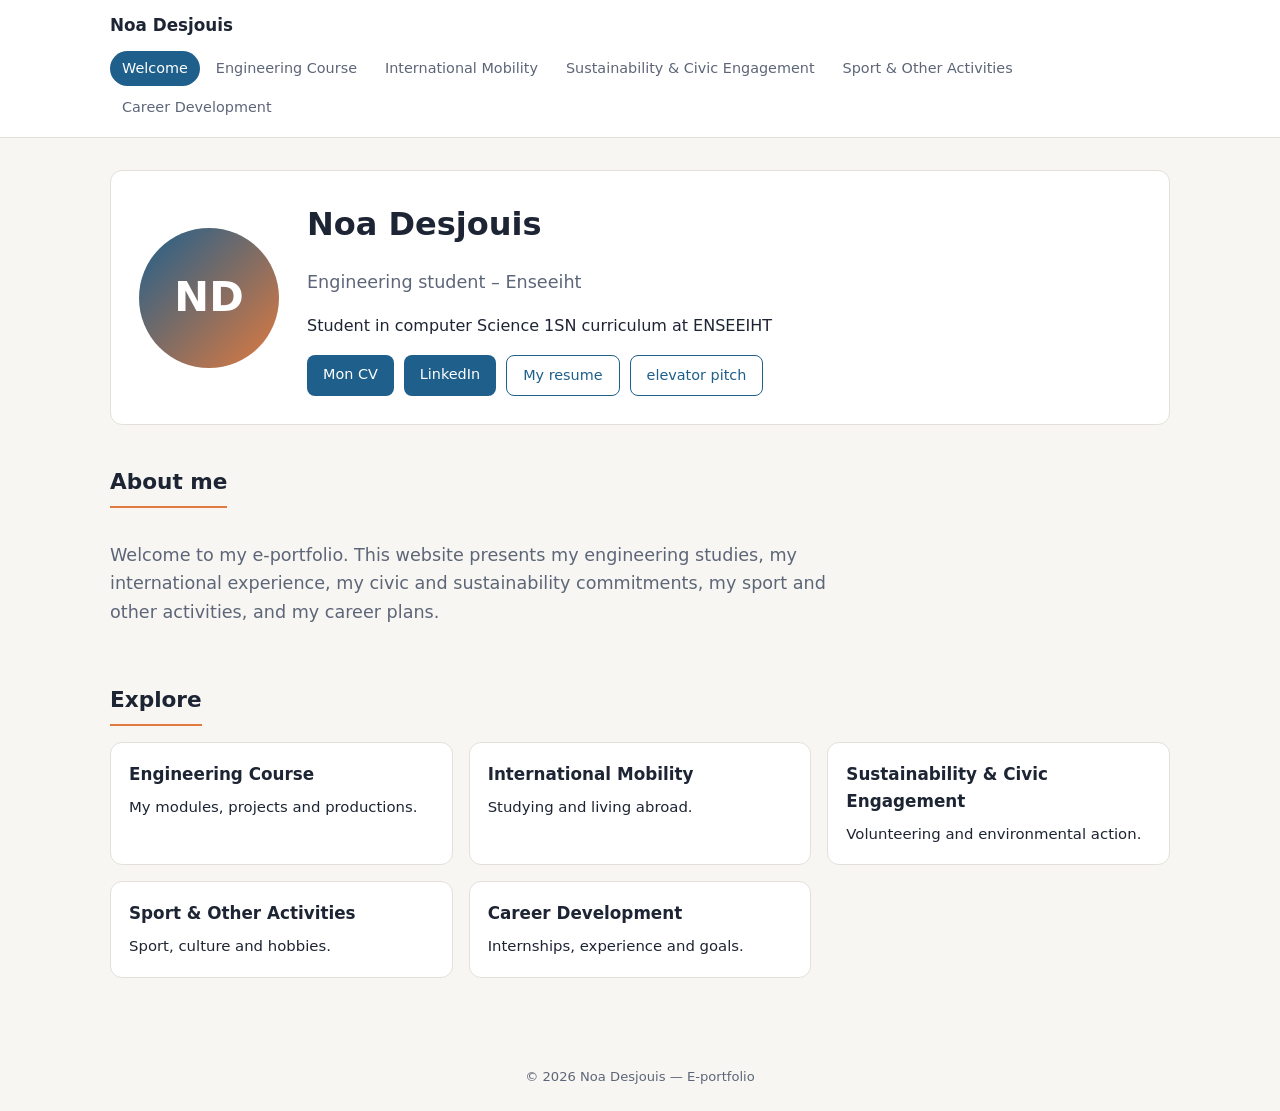
<file: index.html>
<!DOCTYPE html>
<html lang="en">
<head>
<meta charset="utf-8">
<meta name="viewport" content="width=device-width, initial-scale=1">
<title>Welcome – {name} E-portfolio</title>
<link rel="stylesheet" href="style.css">
<script src="data.js"></script>
<script src="app.js" defer></script>
</head>
<body>
<main>
  <section class="hero">
    <div class="avatar" id="avatar">?</div>
    <div>
      <h1 data-profile="name">Noa Desjouis</h1>
      <p class="lead"><span data-profile="title"></span> – <span data-profile="school"></span></p>
      <p data-profile="tagline"></p>
      <div class="links">
        <a class="btn" data-profile="cvb" href="cv.pdf" target="_blank" rel="noopener">Mon CV</a>
        <a class="btn" data-profile="linkedin" href="https://www.linkedin.com/in/noa-desjouis-a8b583427" target="_blank" rel="noopener">LinkedIn</a>
        <a class="btn alt" data-profile="cva" href="resume.pdf" target="_blank" rel="noopener">My resume</a>
        <a class="btn alt" href="elevator_pitch.mp4" target="_blank" rel="noopener">elevator pitch</a>
      </div>
    </div>
  </section>

  <h2>About me</h2>
  <p class="lead" data-profile="intro"></p>

  <h2>Explore</h2>
  <div class="grid">
    <a class="card" href="engineering-course.html" style="text-decoration:none;color:inherit"><h3>Engineering Course</h3><p>My modules, projects and productions.</p></a>
    <a class="card" href="international-mobility.html" style="text-decoration:none;color:inherit"><h3>International Mobility</h3><p>Studying and living abroad.</p></a>
    <a class="card" href="sustainability-civic.html" style="text-decoration:none;color:inherit"><h3>Sustainability &amp; Civic Engagement</h3><p>Volunteering and environmental action.</p></a>
    <a class="card" href="sport-activities.html" style="text-decoration:none;color:inherit"><h3>Sport &amp; Other Activities</h3><p>Sport, culture and hobbies.</p></a>
    <a class="card" href="career-development.html" style="text-decoration:none;color:inherit"><h3>Career Development</h3><p>Internships, experience and goals.</p></a>
  </div>
</main>
</body>
</html>
</file>
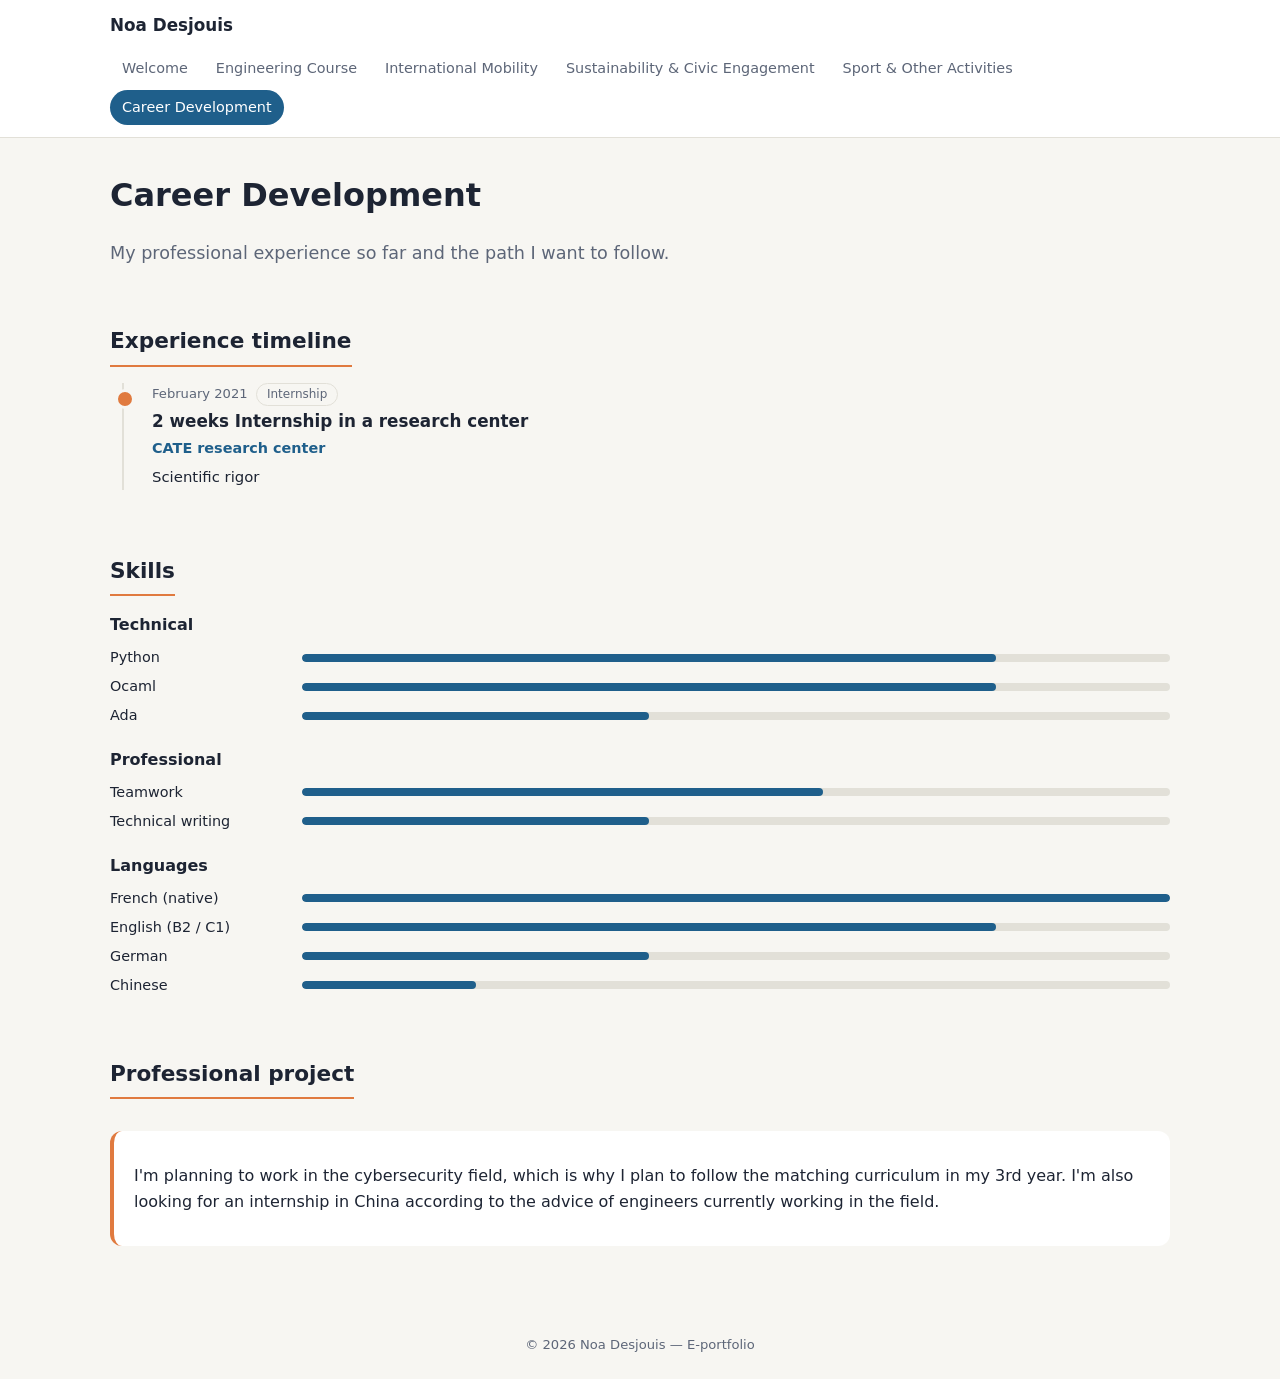
<file: career-development.html>
<!DOCTYPE html>
<html lang="en">
<head>
<meta charset="utf-8">
<meta name="viewport" content="width=device-width, initial-scale=1">
<title>Career Development – E-portfolio</title>
<link rel="stylesheet" href="style.css">
<script src="data.js"></script>
<script src="app.js" defer></script>
</head>
<body>
<main>
  <h1>Career Development</h1>
  <p class="lead">My professional experience so far and the path I want to follow.</p>

  <h2>Experience timeline</h2>
  <div data-csv="career.csv" data-render="timeline"
       data-date="date" data-title="title" data-subtitle="organization"
       data-text="description" data-text2="skills_gained" data-label2="Skills gained:" data-tag="type"></div>

  <h2>Skills</h2>
  <div data-csv="skills.csv" data-render="skills"></div>

  <h2>Professional project</h2>
  <div class="reflection">
    <p>I'm planning to work in the cybersecurity field, which is why I plan to follow the matching curriculum in my 3rd year. I'm also looking for an internship in China according to the advice of engineers currently working in the field.
  </div>

  
</main>
</body>
</html>
</file>
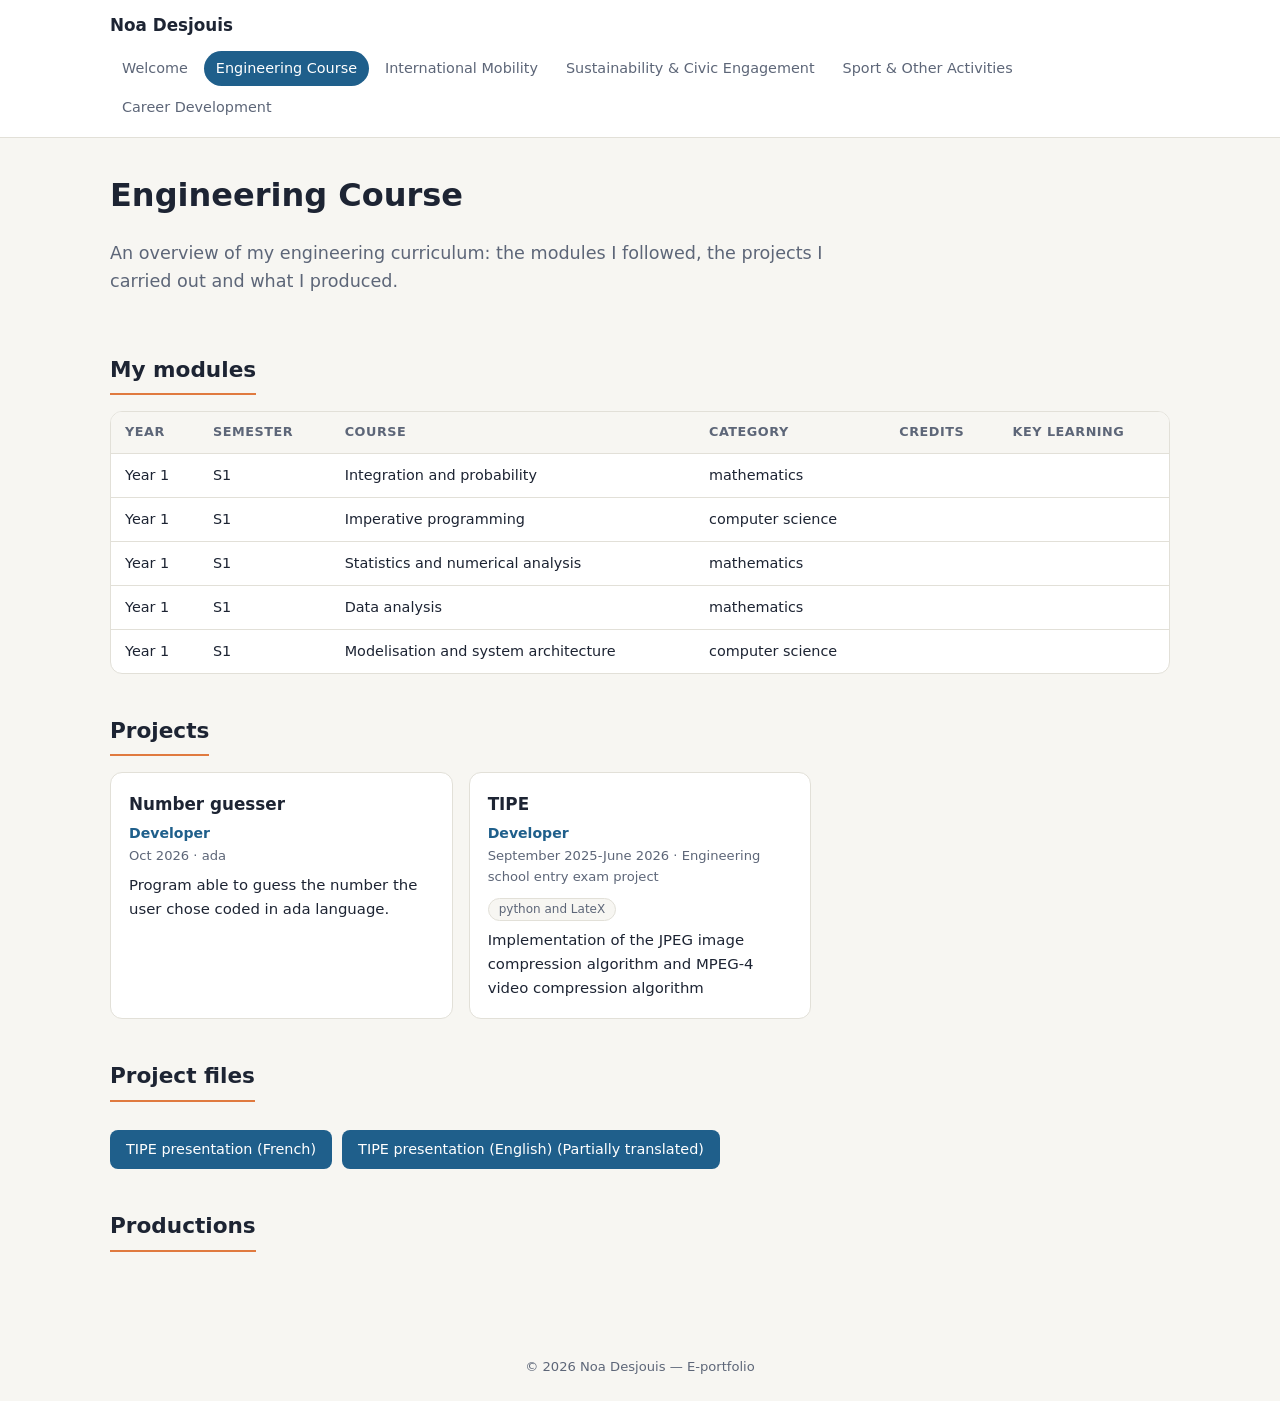
<file: engineering-course.html>
<!DOCTYPE html>
<html lang="en">
<head>
<meta charset="utf-8">
<meta name="viewport" content="width=device-width, initial-scale=1">
<title>Engineering Course – E-portfolio</title>
<link rel="stylesheet" href="style.css">
<script src="data.js"></script>
<script src="app.js" defer></script>
</head>
<body>
<main>
  <h1>Engineering Course</h1>
  <p class="lead">An overview of my engineering curriculum: the modules I followed, the projects I carried out and what I produced.</p>

  <h2>My modules</h2>
  <div data-csv="courses.csv" data-render="table" data-search="off" data-cols="year|semester|course|category|credits|key_learning"></div>

  <h2>Projects</h2>
  <div data-csv="projects.csv" data-render="cards"
       data-title="project" data-subtitle="role" data-meta="period|context|team"
       data-text="description" data-tag="tools"></div>
  <h2>Project files</h2>
  <div class="links">
    <a class="btn" href="TIPE_2025_26_fr.pdf" download>TIPE presentation (French)</a>
    
    <a class="btn" href="TIPE_2025_26_Eng.pdf" download>TIPE presentation (English) (Partially translated)</a>
  </div>
  <h2>Productions</h2>
</body>
</html>
</file>
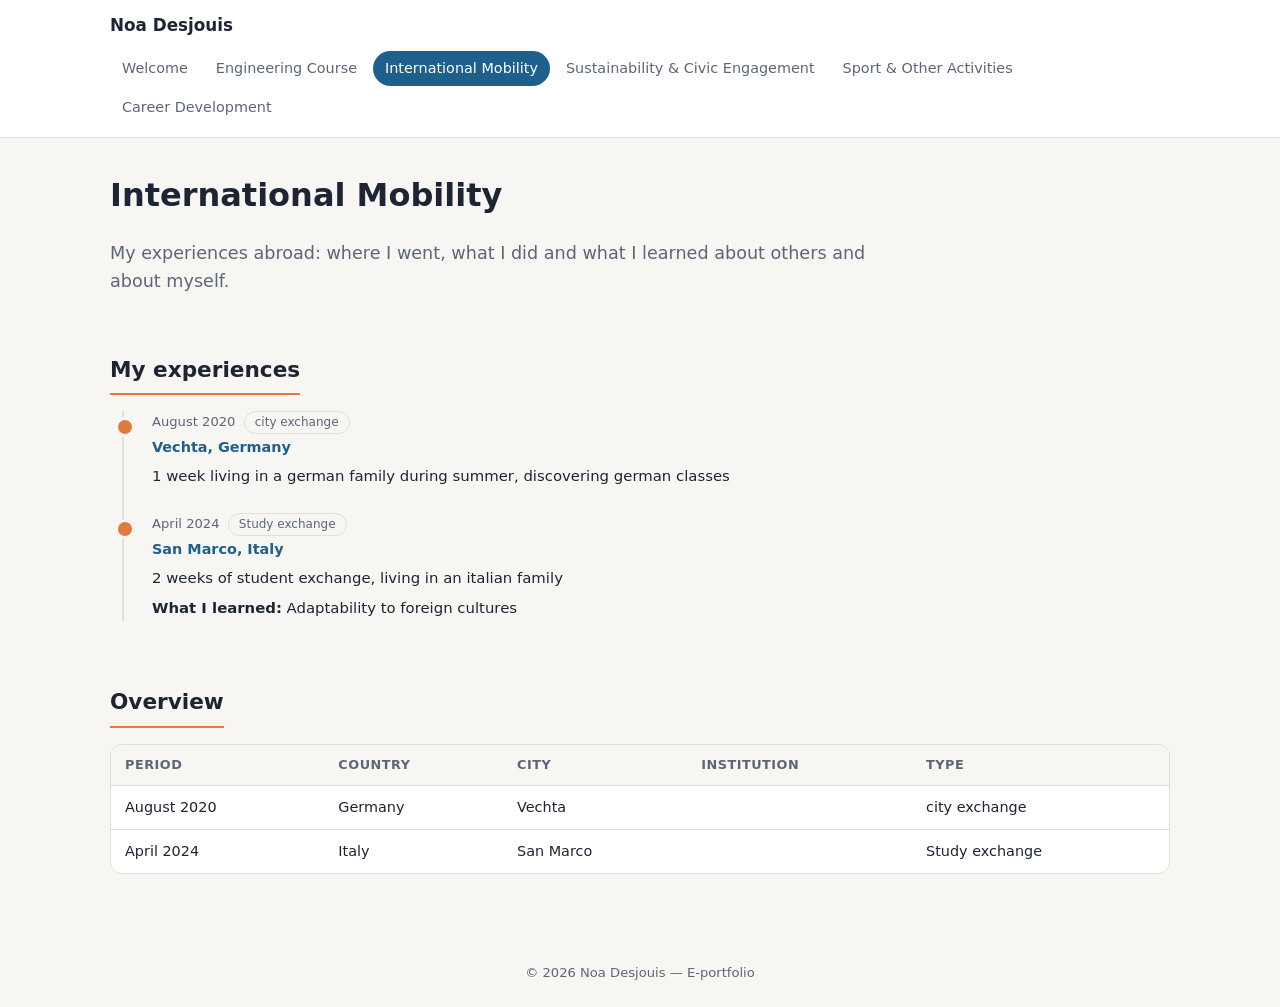
<file: international-mobility.html>
<!DOCTYPE html>
<html lang="en">
<head>
<meta charset="utf-8">
<meta name="viewport" content="width=device-width, initial-scale=1">
<title>International Mobility – E-portfolio</title>
<link rel="stylesheet" href="style.css">
<script src="data.js"></script>
<script src="app.js" defer></script>
</head>
<body>
<main>
  <h1>International Mobility</h1>
  <p class="lead">My experiences abroad: where I went, what I did and what I learned about others and about myself.</p>

  <h2>My experiences</h2>
  <div data-csv="mobility.csv" data-render="timeline"
       data-date="period" data-title="institution" data-subtitle="city|country"
       data-text="description" data-text2="learned" data-label2="What I learned:" data-tag="type"></div>

  <h2>Overview</h2>
  <div data-csv="mobility.csv" data-render="table" data-cols="period|country|city|institution|type" data-search="off"></div>

</main>
</body>
</html>
</file>
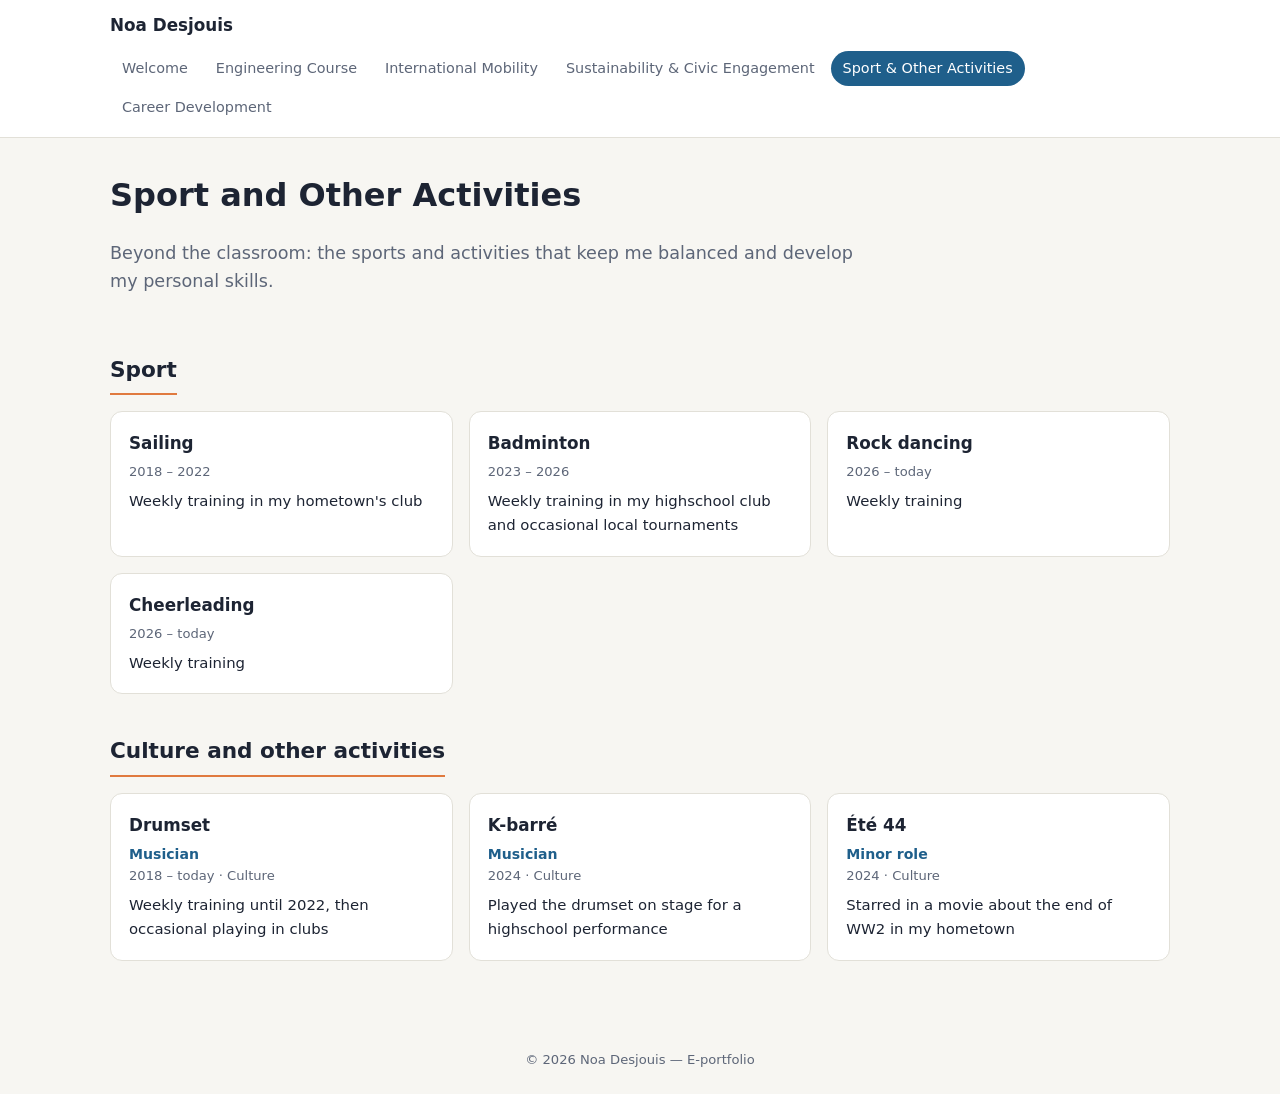
<file: sport-activities.html>
<!DOCTYPE html>
<html lang="en">
<head>
<meta charset="utf-8">
<meta name="viewport" content="width=device-width, initial-scale=1">
<title>Sport and Other Activities – E-portfolio</title>
<link rel="stylesheet" href="style.css">
<script src="data.js"></script>
<script src="app.js" defer></script>
</head>
<body>
<main>
  <h1>Sport and Other Activities</h1>
  <p class="lead">Beyond the classroom: the sports and activities that keep me balanced and develop my personal skills.</p>

  <h2>Sport</h2>
  <div data-csv="activities.csv" data-render="cards" data-filter="type=Sport"
       data-title="activity" data-subtitle="level" data-meta="period" data-text="description"></div>

  <h2>Culture and other activities</h2>
  <div data-csv="activities.csv" data-render="cards" data-filter="type!=Sport"
       data-title="activity" data-subtitle="level" data-meta="period|type" data-text="description"></div>

  
</main>
</body>
</html>
</file>
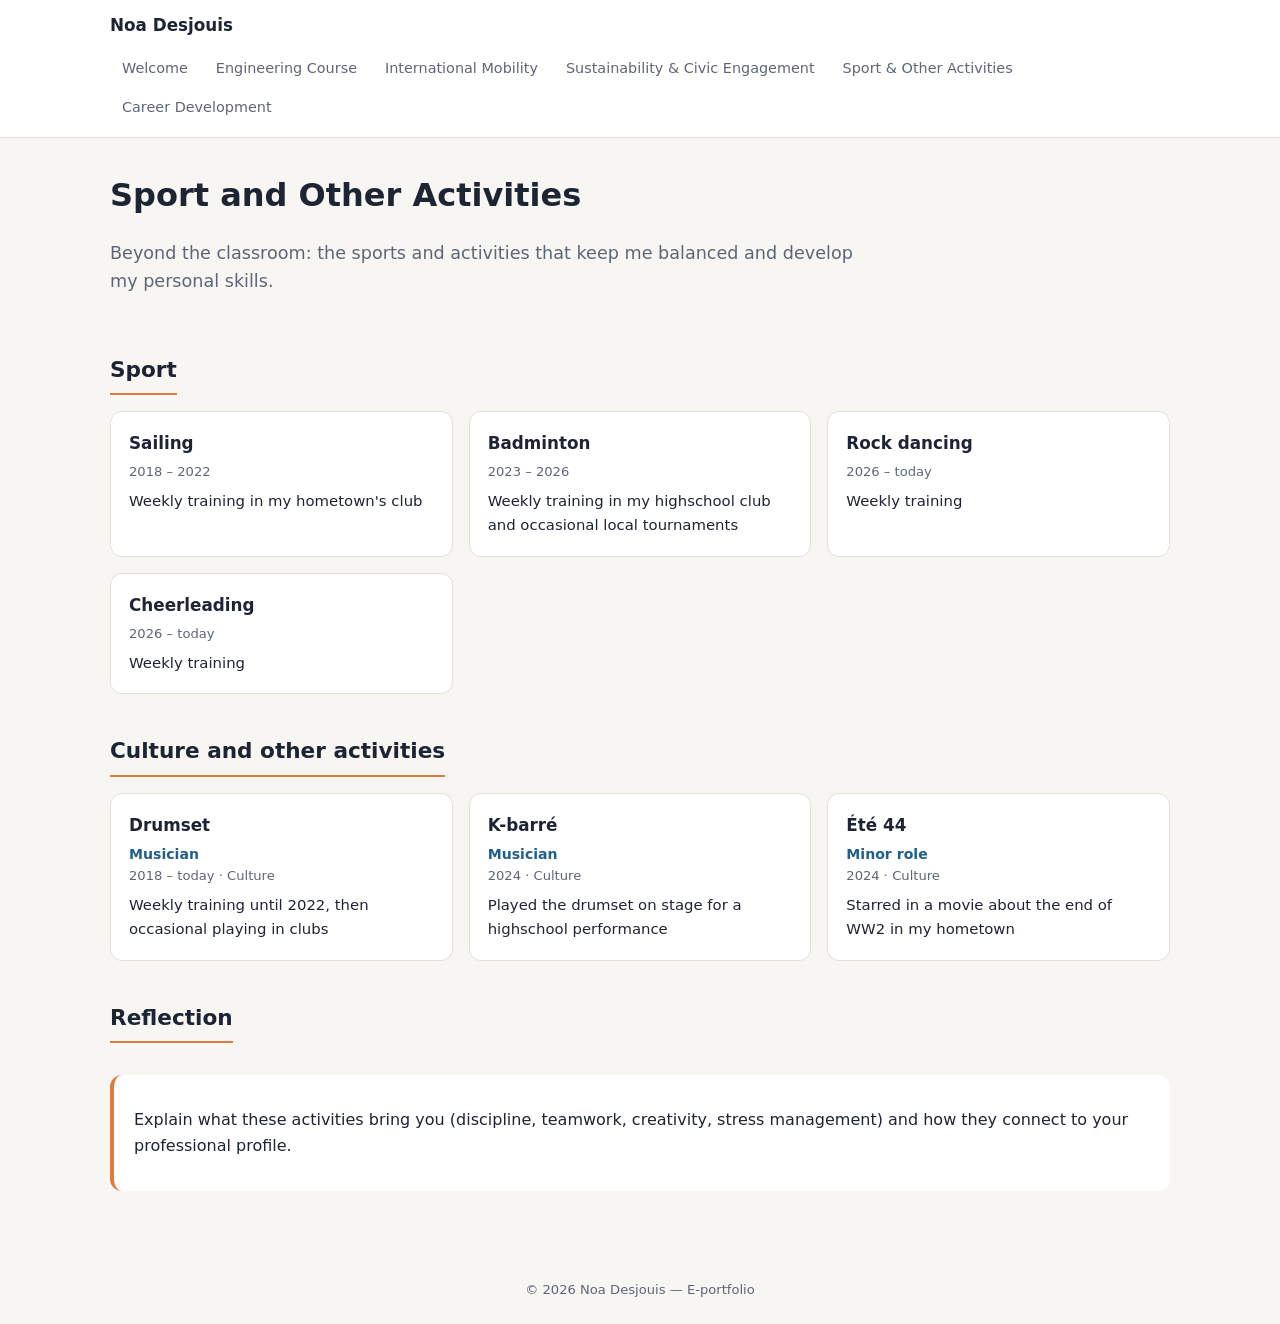
<file: sport.activities.html>
<!DOCTYPE html>
<html lang="en">
<head>
<meta charset="utf-8">
<meta name="viewport" content="width=device-width, initial-scale=1">
<title>Sport and Other Activities – E-portfolio</title>
<link rel="stylesheet" href="style.css">
<script src="data.js"></script>
<script src="app.js" defer></script>
</head>
<body>
<main>
  <h1>Sport and Other Activities</h1>
  <p class="lead">Beyond the classroom: the sports and activities that keep me balanced and develop my personal skills.</p>

  <h2>Sport</h2>
  <div data-csv="activities.csv" data-render="cards" data-filter="type=Sport"
       data-title="activity" data-subtitle="level" data-meta="period" data-text="description"></div>

  <h2>Culture and other activities</h2>
  <div data-csv="activities.csv" data-render="cards" data-filter="type!=Sport"
       data-title="activity" data-subtitle="level" data-meta="period|type" data-text="description"></div>

  <h2>Reflection</h2>
  <div class="reflection">
    <p>Explain what these activities bring you (discipline, teamwork, creativity, stress management) and how they connect to your professional profile.</p>
  </div>
</main>
</body>
</html>
</file>
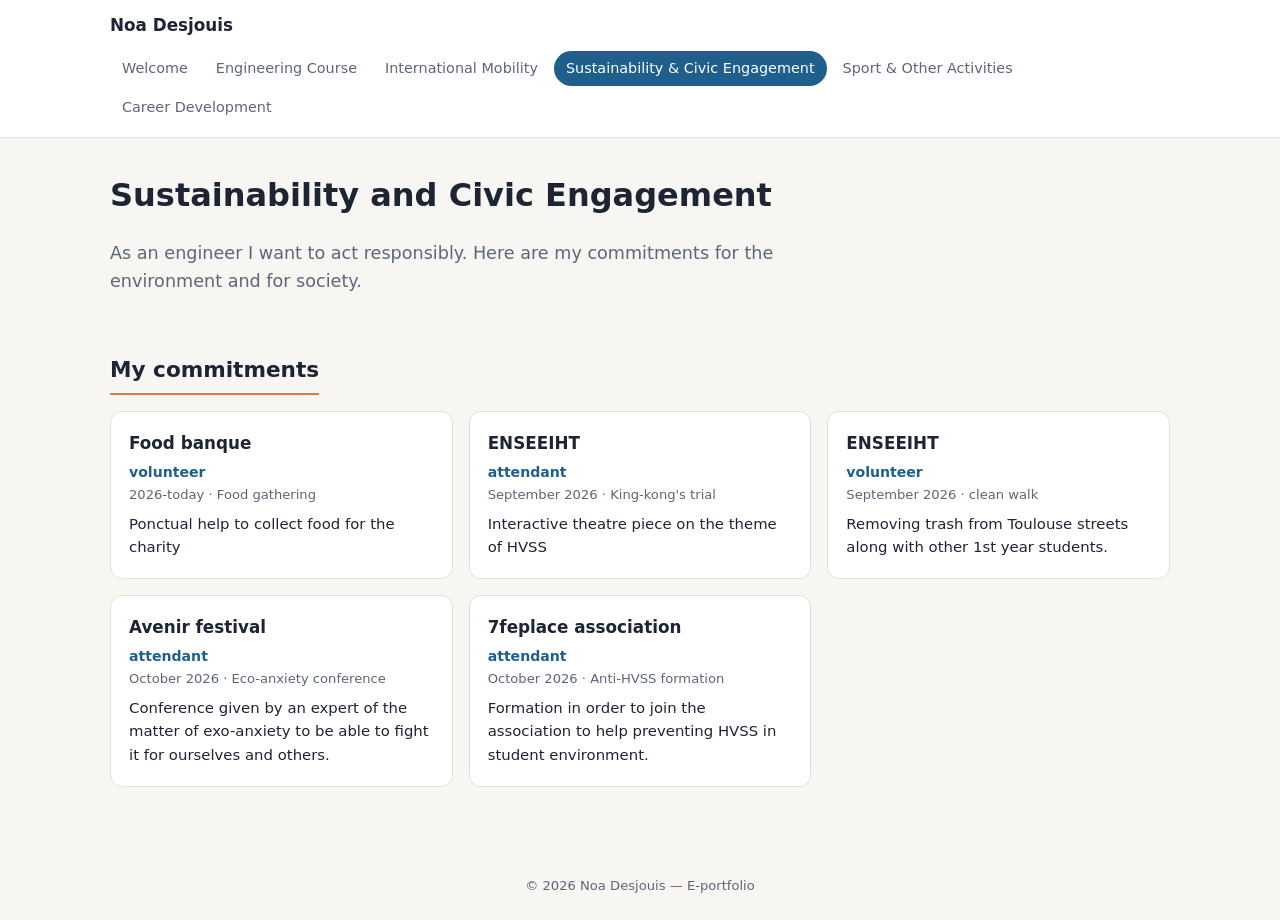
<file: sustainability-civic.html>
<!DOCTYPE html>
<html lang="en">
<head>
<meta charset="utf-8">
<meta name="viewport" content="width=device-width, initial-scale=1">
<title>Sustainability and Civic Engagement – E-portfolio</title>
<link rel="stylesheet" href="style.css">
<script src="data.js"></script>
<script src="app.js" defer></script>
</head>
<body>
<main>
  <h1>Sustainability and Civic Engagement</h1>
  <p class="lead">As an engineer I want to act responsibly. Here are my commitments for the environment and for society.</p>

  <h2>My commitments</h2>
  <div data-csv="engagement.csv" data-render="cards"
       data-title="organization" data-subtitle="role" data-meta="period|theme"
       data-text="description"></div>

 
</main>
</body>
</html>
</file>
<file: style.css>
:root{
  --bg:#f7f6f2; --surface:#ffffff; --ink:#1d2433; --muted:#5d6678;
  --accent:#1f5f8b; --accent-2:#e07a3f; --line:#e2e0d8; --radius:12px;
}
@media (prefers-color-scheme: dark){
  :root{--bg:#141820; --surface:#1c222d; --ink:#e8eaf0; --muted:#9aa3b5; --accent:#6db3e0; --accent-2:#f0a070; --line:#2c3442;}
}
*{box-sizing:border-box}
body{margin:0;font-family:"Segoe UI",system-ui,-apple-system,Roboto,sans-serif;background:var(--bg);color:var(--ink);line-height:1.6}
a{color:var(--accent)}
header.site{background:var(--surface);border-bottom:1px solid var(--line);position:sticky;top:0;z-index:10}
header.site .inner{max-width:1100px;margin:0 auto;padding:12px 20px;display:flex;flex-wrap:wrap;align-items:center;gap:12px 24px}
.brand{font-weight:700;font-size:1.05rem;color:var(--ink);text-decoration:none}
nav{display:flex;flex-wrap:wrap;gap:4px}
nav a{padding:6px 12px;border-radius:999px;text-decoration:none;color:var(--muted);font-size:.9rem}
nav a:hover{background:var(--bg);color:var(--ink)}
nav a.active{background:var(--accent);color:#fff}
main{max-width:1100px;margin:0 auto;padding:32px 20px 64px}
h1{font-size:2rem;margin:0 0 8px}
h2{font-size:1.35rem;margin:40px 0 16px;padding-bottom:6px;border-bottom:2px solid var(--accent-2);display:inline-block}
.lead{color:var(--muted);font-size:1.1rem;max-width:760px}
.hero{display:grid;grid-template-columns:140px 1fr;gap:28px;align-items:center;background:var(--surface);border:1px solid var(--line);border-radius:var(--radius);padding:28px}
.avatar{width:140px;height:140px;border-radius:50%;background:linear-gradient(135deg,var(--accent),var(--accent-2));display:flex;align-items:center;justify-content:center;color:#fff;font-size:2.6rem;font-weight:700;overflow:hidden}
.avatar img{width:100%;height:100%;object-fit:cover}
.links{display:flex;gap:10px;flex-wrap:wrap;margin-top:12px}
.btn{display:inline-block;padding:8px 16px;border-radius:8px;background:var(--accent);color:#fff;text-decoration:none;font-size:.9rem}
.btn.alt{background:transparent;color:var(--accent);border:1px solid var(--accent)}
.grid{display:grid;grid-template-columns:repeat(auto-fill,minmax(280px,1fr));gap:16px}
.card{background:var(--surface);border:1px solid var(--line);border-radius:var(--radius);padding:18px}
.card h3{margin:0 0 4px;font-size:1.05rem}
.card .sub{color:var(--accent);font-size:.88rem;font-weight:600}
.card .meta{color:var(--muted);font-size:.82rem;margin-bottom:8px}
.card p{margin:8px 0 0;font-size:.93rem}
.tag{display:inline-block;background:var(--bg);border:1px solid var(--line);border-radius:999px;padding:1px 10px;font-size:.75rem;color:var(--muted);margin-right:6px}
.timeline{position:relative;margin-left:12px;padding-left:28px;border-left:2px solid var(--line)}
.tl-item{position:relative;margin-bottom:24px}
.tl-item::before{content:"";position:absolute;left:-37px;top:6px;width:14px;height:14px;border-radius:50%;background:var(--accent-2);border:3px solid var(--bg)}
.tl-item .date{font-size:.82rem;color:var(--muted)}
.tl-item h3{margin:2px 0;font-size:1.05rem}
.tl-item .sub{color:var(--accent);font-weight:600;font-size:.9rem}
.tl-item p{margin:6px 0 0;font-size:.93rem}
.skill-group{margin-bottom:20px}
.skill-group h3{margin:0 0 8px;font-size:1rem}
.skill{display:grid;grid-template-columns:180px 1fr;gap:12px;align-items:center;margin:6px 0;font-size:.9rem}
.bar{height:8px;background:var(--line);border-radius:99px;overflow:hidden}
.bar span{display:block;height:100%;background:var(--accent);border-radius:99px}
.toolbar{margin:0 0 12px}
.toolbar input{width:100%;max-width:340px;padding:8px 12px;border:1px solid var(--line);border-radius:8px;background:var(--surface);color:var(--ink);font:inherit}
.table-wrap{overflow-x:auto;background:var(--surface);border:1px solid var(--line);border-radius:var(--radius)}
table{border-collapse:collapse;width:100%;font-size:.9rem}
th,td{text-align:left;padding:10px 14px;border-bottom:1px solid var(--line);vertical-align:top}
th{background:var(--bg);font-size:.8rem;text-transform:uppercase;letter-spacing:.04em;color:var(--muted)}
tr:last-child td{border-bottom:none}
.reflection{background:var(--surface);border-left:4px solid var(--accent-2);border-radius:var(--radius);padding:16px 20px;margin-top:16px}
.notice{background:#fff7e6;color:#6b4a00;border:1px solid #f0d9a0;border-radius:8px;padding:10px 14px;font-size:.85rem;margin:16px 0}
.error{color:#b3261e;font-size:.9rem}
footer{text-align:center;color:var(--muted);font-size:.82rem;padding:24px}
@media(max-width:640px){
  .hero{grid-template-columns:1fr;text-align:center}.avatar{margin:0 auto}.links{justify-content:center}
  .skill{grid-template-columns:1fr}
}
</file>
